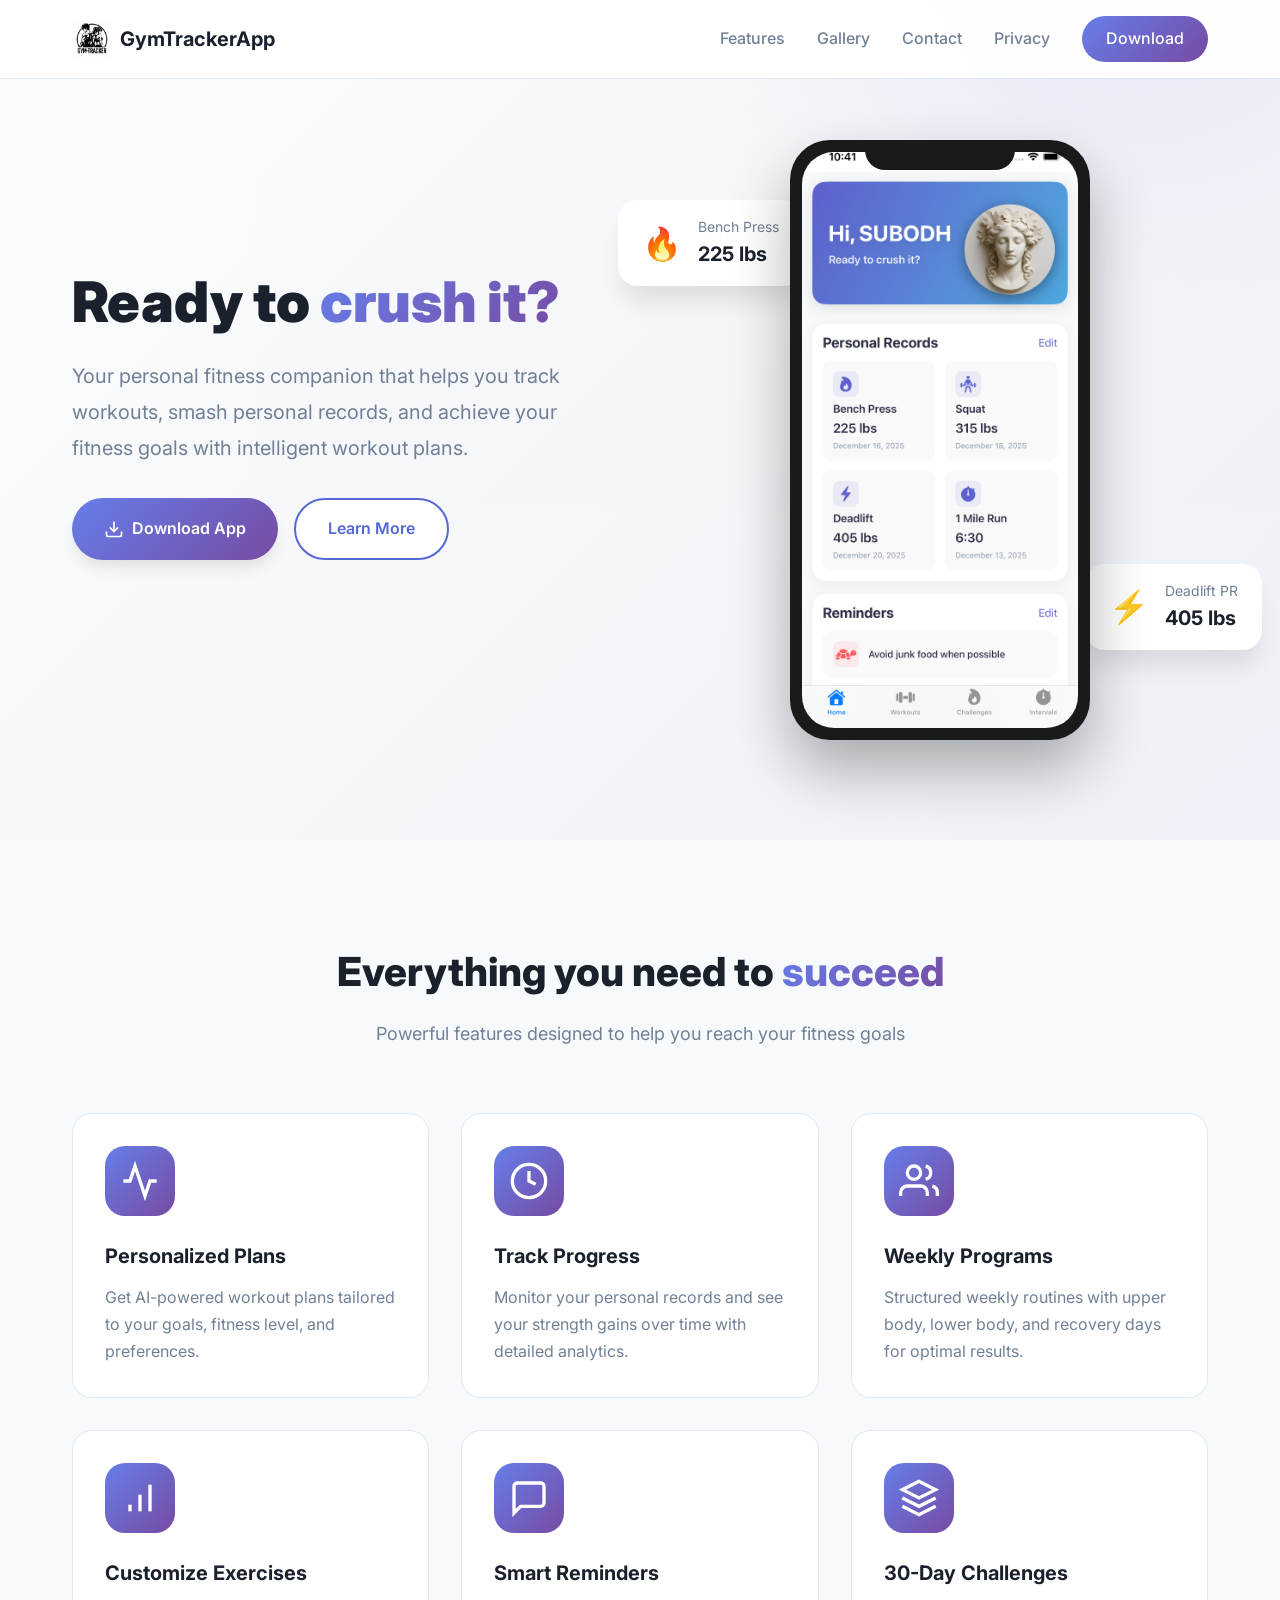
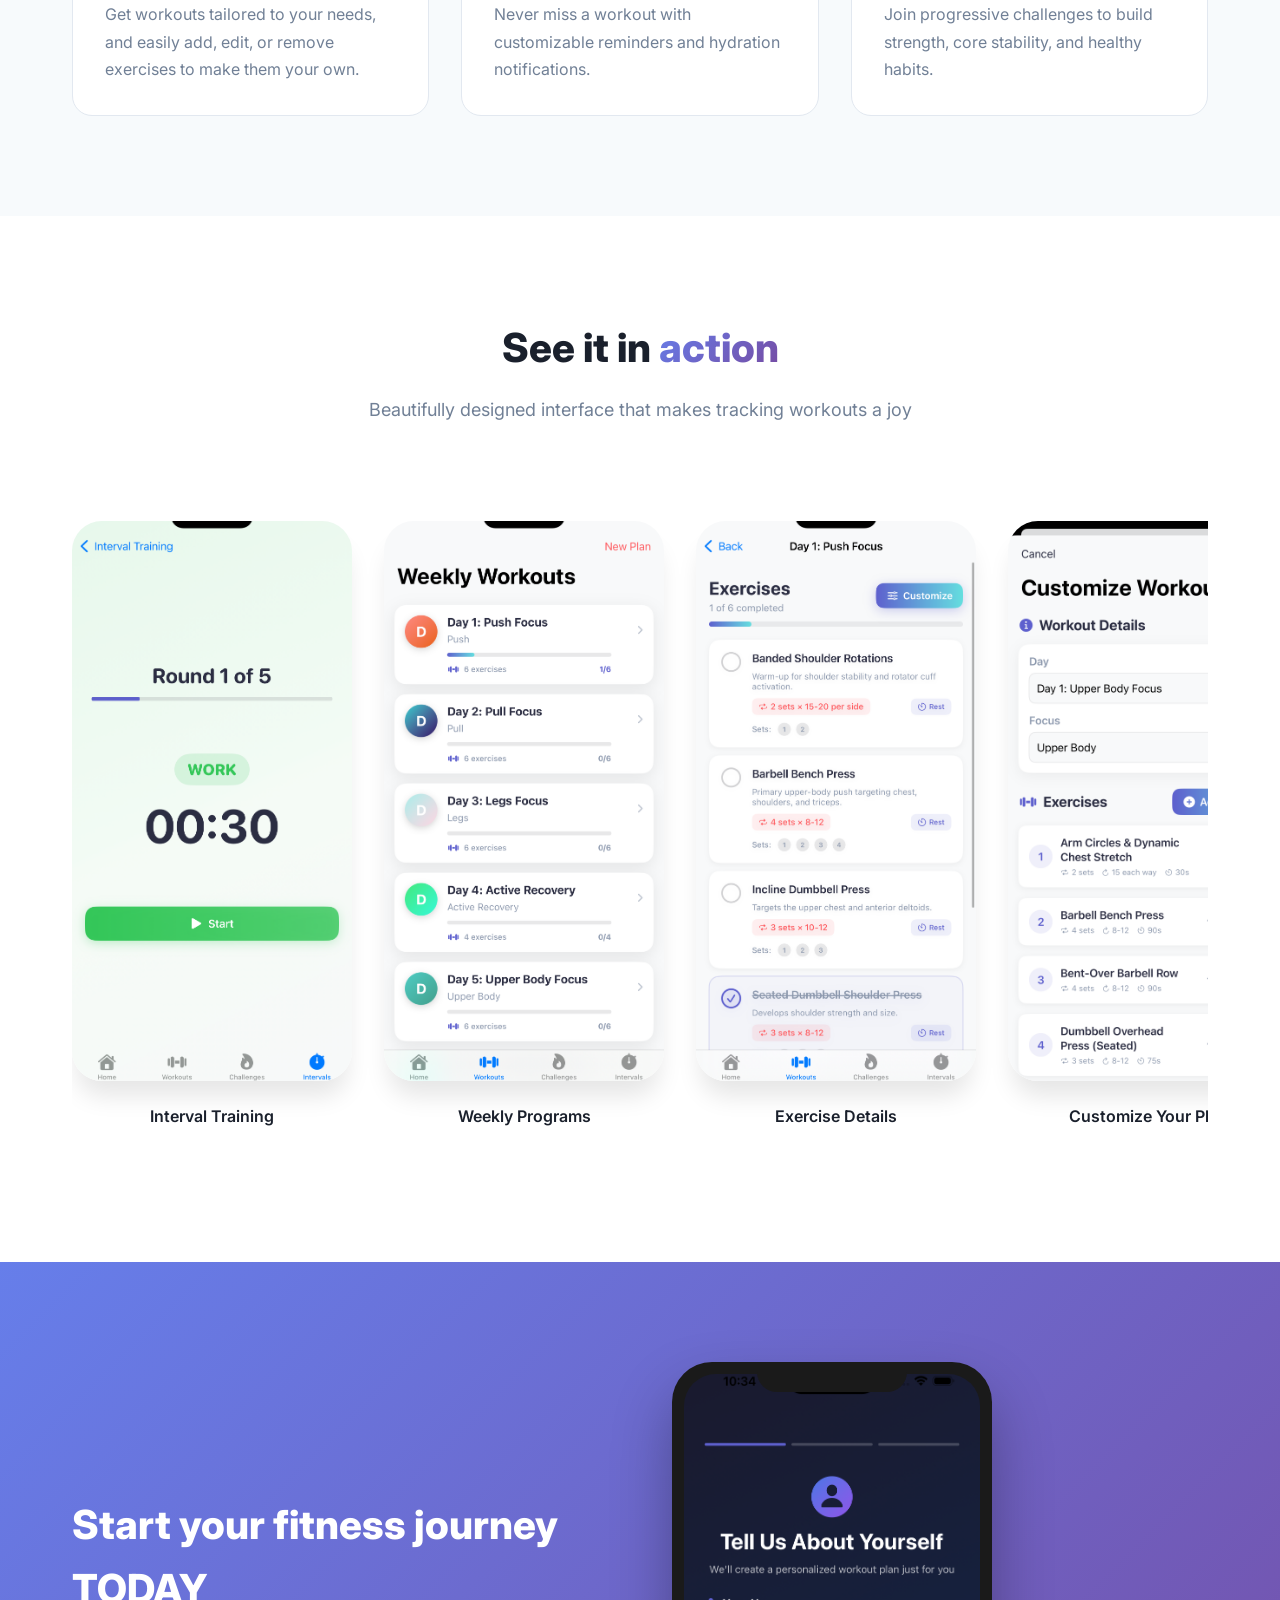
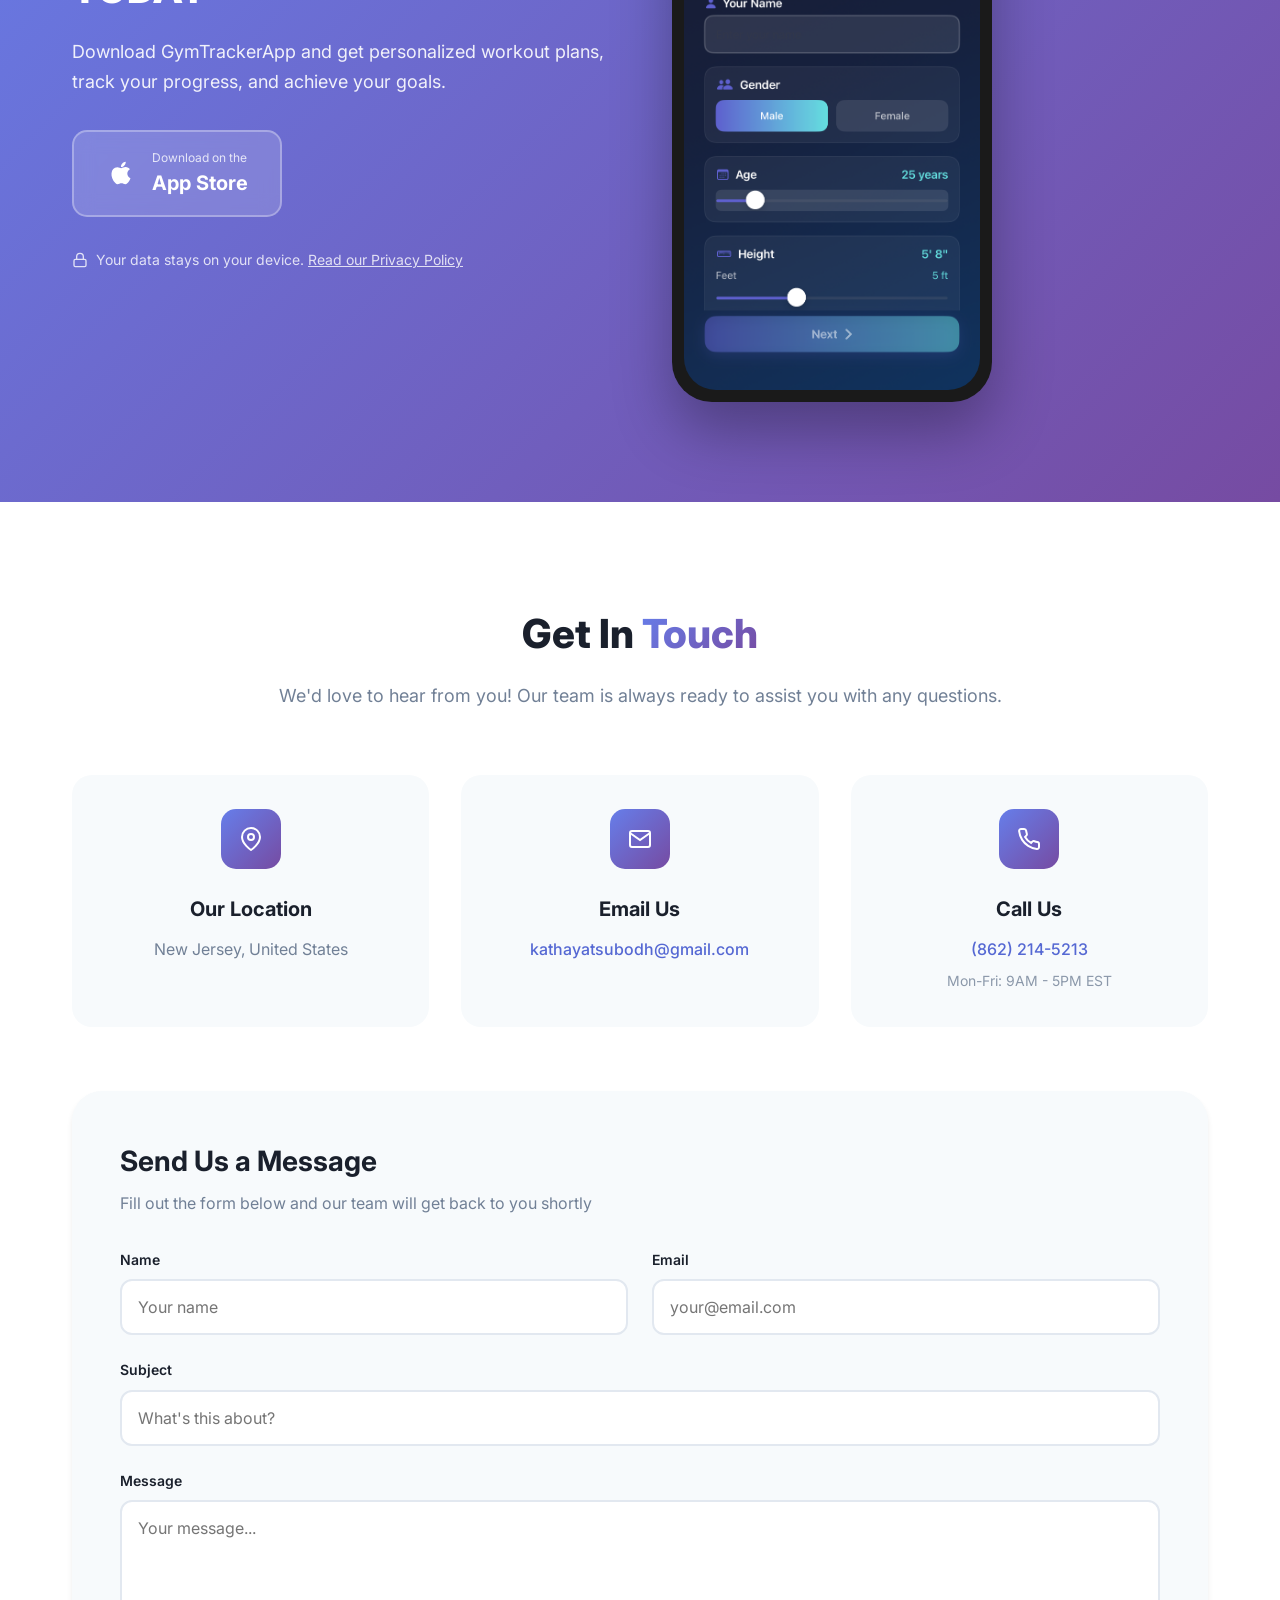
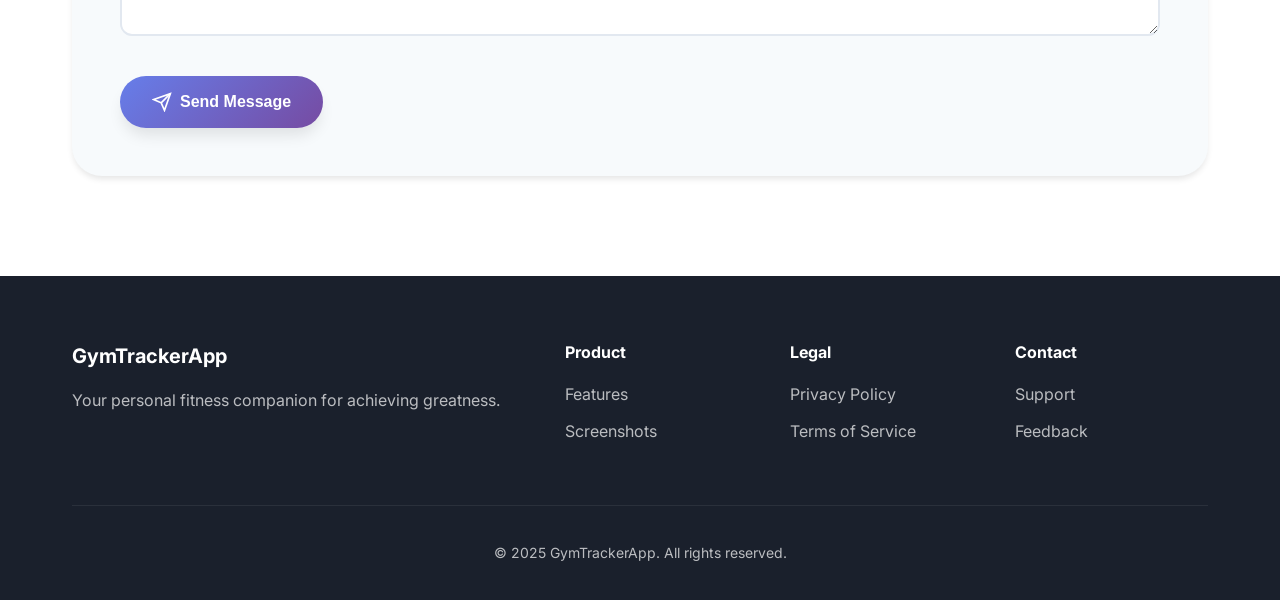
<file: index.html>
<!DOCTYPE html>
<html lang="en">
<head>
    <meta charset="UTF-8">
    <meta name="viewport" content="width=device-width, initial-scale=1.0">
    <meta name="description" content="GymTrackerApp - Your personal fitness companion for tracking workouts, setting goals, and crushing challenges">
    <title>GymTrackerApp - Track Your Fitness Journey</title>
    <link rel="stylesheet" href="css/style.css">
    <link rel="preconnect" href="https://fonts.googleapis.com">
    <link rel="preconnect" href="https://fonts.gstatic.com" crossorigin>
    <link href="https://fonts.googleapis.com/css2?family=Inter:wght@300;400;500;600;700;800;900&display=swap" rel="stylesheet">
</head>
<body>
    <!-- Navigation -->
    <nav class="navbar">
        <div class="container">
            <div class="nav-wrapper">
                <a href="#" class="logo">
                    <img src="images/logo.png" alt="GymTrackerApp Logo" class="logo-image">
                    <span class="logo-text">GymTrackerApp</span>
                </a>
                <div class="nav-links">
                    <a href="#features">Features</a>
                    <a href="#screenshots">Gallery</a>
                    <a href="#contact">Contact</a>
                    <a href="privacy.html">Privacy</a>
                    <a href="#download" class="btn-download">Download</a>
                </div>
                <button class="mobile-menu-btn" id="mobileMenuBtn">
                    <span></span>
                    <span></span>
                    <span></span>
                </button>
            </div>
        </div>
    </nav>

    <!-- Hero Section -->
    <section class="hero">
        <div class="hero-bg"></div>
        <div class="container">
            <div class="hero-content">
                <div class="hero-text">
                    <h1 class="hero-title">
                        Ready to <span class="gradient-text">crush it?</span>
                    </h1>
                    <p class="hero-subtitle">
                        Your personal fitness companion that helps you track workouts,
                        smash personal records, and achieve your fitness goals with
                        intelligent workout plans.
                    </p>
                    <div class="hero-buttons">
                        <a href="#download" class="btn btn-primary">
                            <svg width="20" height="20" viewBox="0 0 24 24" fill="none" stroke="currentColor" stroke-width="2">
                                <path d="M21 15v4a2 2 0 0 1-2 2H5a2 2 0 0 1-2-2v-4"></path>
                                <polyline points="7 10 12 15 17 10"></polyline>
                                <line x1="12" y1="15" x2="12" y2="3"></line>
                            </svg>
                            Download App
                        </a>
                        <a href="#features" class="btn btn-secondary">Learn More</a>
                    </div>
                </div>
                <div class="hero-image">
                    <div class="phone-mockup">
                        <div class="phone-frame">
                            <div class="phone-notch"></div>
                            <div class="phone-screen">
                                <img src="images/hero-screen.png" alt="GymTrackerApp Home Screen" class="screen-img">
                            </div>
                        </div>
                    </div>
                    <div class="floating-card card-1">
                        <div class="card-icon">🔥</div>
                        <div class="card-content">
                            <div class="card-title">Bench Press</div>
                            <div class="card-value">225 lbs</div>
                        </div>
                    </div>
                    <div class="floating-card card-2">
                        <div class="card-icon">⚡</div>
                        <div class="card-content">
                            <div class="card-title">Deadlift PR</div>
                            <div class="card-value">405 lbs</div>
                        </div>
                    </div>
                </div>
            </div>
        </div>
    </section>

    <!-- Features Section -->
    <section id="features" class="features">
        <div class="container">
            <div class="section-header">
                <h2 class="section-title">Everything you need to <span class="gradient-text">succeed</span></h2>
                <p class="section-subtitle">Powerful features designed to help you reach your fitness goals</p>
            </div>
            <div class="features-grid">
                <div class="feature-card">
                    <div class="feature-icon">
                        <svg width="40" height="40" viewBox="0 0 24 24" fill="none" stroke="currentColor" stroke-width="2">
                            <path d="M22 12h-4l-3 9L9 3l-3 9H2"></path>
                        </svg>
                    </div>
                    <h3 class="feature-title">Personalized Plans</h3>
                    <p class="feature-description">Get AI-powered workout plans tailored to your goals, fitness level, and preferences.</p>
                </div>
                <div class="feature-card">
                    <div class="feature-icon">
                        <svg width="40" height="40" viewBox="0 0 24 24" fill="none" stroke="currentColor" stroke-width="2">
                            <circle cx="12" cy="12" r="10"></circle>
                            <polyline points="12 6 12 12 16 14"></polyline>
                        </svg>
                    </div>
                    <h3 class="feature-title">Track Progress</h3>
                    <p class="feature-description">Monitor your personal records and see your strength gains over time with detailed analytics.</p>
                </div>
                <div class="feature-card">
                    <div class="feature-icon">
                        <svg width="40" height="40" viewBox="0 0 24 24" fill="none" stroke="currentColor" stroke-width="2">
                            <path d="M17 21v-2a4 4 0 0 0-4-4H5a4 4 0 0 0-4 4v2"></path>
                            <circle cx="9" cy="7" r="4"></circle>
                            <path d="M23 21v-2a4 4 0 0 0-3-3.87"></path>
                            <path d="M16 3.13a4 4 0 0 1 0 7.75"></path>
                        </svg>
                    </div>
                    <h3 class="feature-title">Weekly Programs</h3>
                    <p class="feature-description">Structured weekly routines with upper body, lower body, and recovery days for optimal results.</p>
                </div>
                <div class="feature-card">
                    <div class="feature-icon">
                        <svg width="40" height="40" viewBox="0 0 24 24" fill="none" stroke="currentColor" stroke-width="2">
                            <path d="M12 20V10"></path>
                            <path d="M18 20V4"></path>
                            <path d="M6 20v-4"></path>
                        </svg>
                    </div>
                    <h3 class="feature-title">Customize Exercises</h3>
                    <p class="feature-description">Get workouts tailored to your needs, and easily add, edit, or remove exercises to make them your own.</p>
                </div>
                <div class="feature-card">
                    <div class="feature-icon">
                        <svg width="40" height="40" viewBox="0 0 24 24" fill="none" stroke="currentColor" stroke-width="2">
                            <path d="M21 15a2 2 0 0 1-2 2H7l-4 4V5a2 2 0 0 1 2-2h14a2 2 0 0 1 2 2z"></path>
                        </svg>
                    </div>
                    <h3 class="feature-title">Smart Reminders</h3>
                    <p class="feature-description">Never miss a workout with customizable reminders and hydration notifications.</p>
                </div>
                <div class="feature-card">
                    <div class="feature-icon">
                        <svg width="40" height="40" viewBox="0 0 24 24" fill="none" stroke="currentColor" stroke-width="2">
                            <path d="M12 2L2 7l10 5 10-5-10-5z"></path>
                            <path d="M2 17l10 5 10-5"></path>
                            <path d="M2 12l10 5 10-5"></path>
                        </svg>
                    </div>
                    <h3 class="feature-title">30-Day Challenges</h3>
                    <p class="feature-description">Join progressive challenges to build strength, core stability, and healthy habits.</p>
                </div>
            </div>
        </div>
    </section>

    <!-- Screenshots Section -->
    <section id="screenshots" class="screenshots">
        <div class="container">
            <div class="section-header">
                <h2 class="section-title">See it in <span class="gradient-text">action</span></h2>
                <p class="section-subtitle">Beautifully designed interface that makes tracking workouts a joy</p>
            </div>
            <div class="screenshots-carousel">
                <div class="carousel-track">
                    <div class="screenshot-item">
                        <img src="images/screenshot-1.png" alt="Home Screen" class="screenshot-img">
                        <p class="screenshot-caption">Interval Training</p>
                    </div>
                    <div class="screenshot-item">
                        <img src="images/screenshot-2.png" alt="Weekly Workouts" class="screenshot-img">
                        <p class="screenshot-caption">Weekly Programs</p>
                    </div>
                    <div class="screenshot-item">
                        <img src="images/screenshot-3.png" alt="Exercise Details" class="screenshot-img">
                        <p class="screenshot-caption">Exercise Details</p>
                    </div>
                    <div class="screenshot-item">
                        <img src="images/screenshot-4.png" alt="Customize Workout" class="screenshot-img">
                        <p class="screenshot-caption">Customize Your Plan</p>
                    </div>
                    <div class="screenshot-item">
                        <img src="images/screenshot-5.png" alt="Challenges" class="screenshot-img">
                        <p class="screenshot-caption">30-Day Challenges</p>
                    </div>
                </div>
            </div>
        </div>
    </section>

    <!-- Download Section -->
    <section id="download" class="download-section">
        <div class="container">
            <div class="download-content">
                <div class="download-text">
                    <h2 class="download-title">Start your fitness journey TODAY</h2>
                    <p class="download-subtitle">Download GymTrackerApp and get personalized workout plans, track your progress, and achieve your goals.</p>
                    <div class="download-buttons">
                        <a href="#" class="store-button apple">
                            <svg width="30" height="30" viewBox="0 0 24 24" fill="currentColor">
                                <path d="M17.05 20.28c-.98.95-2.05.8-3.08.35-1.09-.46-2.09-.48-3.24 0-1.44.62-2.2.44-3.06-.35C2.79 15.25 3.51 7.59 9.05 7.31c1.35.07 2.29.74 3.08.8 1.18-.24 2.31-.93 3.57-.84 1.51.12 2.65.72 3.4 1.8-3.12 1.87-2.38 5.98.48 7.13-.57 1.5-1.31 2.99-2.54 4.09l.01-.01zM12.03 7.25c-.15-2.23 1.66-4.07 3.74-4.25.29 2.58-2.34 4.5-3.74 4.25z"/>
                            </svg>
                            <div>
                                <div class="store-label">Download on the</div>
                                <div class="store-name">App Store</div>
                            </div>
                        </a>
                    </div>
                    <div class="privacy-notice">
                        <svg width="16" height="16" viewBox="0 0 24 24" fill="none" stroke="currentColor" stroke-width="2">
                            <rect x="3" y="11" width="18" height="11" rx="2" ry="2"></rect>
                            <path d="M7 11V7a5 5 0 0 1 10 0v4"></path>
                        </svg>
                        <span>Your data stays on your device. <a href="privacy.html">Read our Privacy Policy</a></span>
                    </div>
                </div>
                <div class="download-image">
                    <div class="phone-mockup-large">
                        <div class="phone-frame">
                            <div class="phone-notch"></div>
                            <div class="phone-screen">
                                <img src="images/download-screen.png" alt="GymTrackerApp" class="screen-img">
                            </div>
                        </div>
                    </div>
                </div>
            </div>
        </div>
    </section>

    <!-- Contact Section -->
    <section id="contact" class="contact-section">
        <div class="container">
            <div class="section-header">
                <h2 class="section-title">Get In <span class="gradient-text">Touch</span></h2>
                <p class="section-subtitle">We'd love to hear from you! Our team is always ready to assist you with any questions.</p>
            </div>
            <div class="contact-content">
                <div class="contact-info-grid">
                    <div class="contact-info-card">
                        <div class="contact-icon">
                            <svg width="24" height="24" viewBox="0 0 24 24" fill="none" stroke="currentColor" stroke-width="2">
                                <path d="M21 10c0 7-9 13-9 13s-9-6-9-13a9 9 0 0 1 18 0z"></path>
                                <circle cx="12" cy="10" r="3"></circle>
                            </svg>
                        </div>
                        <h3>Our Location</h3>
                        <p>New Jersey, United States</p>
                    </div>
                    <div class="contact-info-card">
                        <div class="contact-icon">
                            <svg width="24" height="24" viewBox="0 0 24 24" fill="none" stroke="currentColor" stroke-width="2">
                                <path d="M4 4h16c1.1 0 2 .9 2 2v12c0 1.1-.9 2-2 2H4c-1.1 0-2-.9-2-2V6c0-1.1.9-2 2-2z"></path>
                                <polyline points="22,6 12,13 2,6"></polyline>
                            </svg>
                        </div>
                        <h3>Email Us</h3>
                        <p><a href="mailto:kathayatsubodh@gmail.com">kathayatsubodh@gmail.com</a></p>
                    </div>
                    <div class="contact-info-card">
                        <div class="contact-icon">
                            <svg width="24" height="24" viewBox="0 0 24 24" fill="none" stroke="currentColor" stroke-width="2">
                                <path d="M22 16.92v3a2 2 0 0 1-2.18 2 19.79 19.79 0 0 1-8.63-3.07 19.5 19.5 0 0 1-6-6 19.79 19.79 0 0 1-3.07-8.67A2 2 0 0 1 4.11 2h3a2 2 0 0 1 2 1.72 12.84 12.84 0 0 0 .7 2.81 2 2 0 0 1-.45 2.11L8.09 9.91a16 16 0 0 0 6 6l1.27-1.27a2 2 0 0 1 2.11-.45 12.84 12.84 0 0 0 2.81.7A2 2 0 0 1 22 16.92z"></path>
                            </svg>
                        </div>
                        <h3>Call Us</h3>
                        <p><a href="tel:+18622145213">(862) 214-5213</a></p>
                        <p class="contact-hours">Mon-Fri: 9AM - 5PM EST</p>
                    </div>
                </div>
                <div class="contact-form-wrapper">
                    <h3 class="form-title">Send Us a Message</h3>
                    <p class="form-subtitle">Fill out the form below and our team will get back to you shortly</p>
                    <form class="contact-form" id="contactForm">
                        <div class="form-row">
                            <div class="form-group">
                                <label for="name">Name</label>
                                <input type="text" id="name" name="name" placeholder="Your name" required>
                            </div>
                            <div class="form-group">
                                <label for="email">Email</label>
                                <input type="email" id="email" name="email" placeholder="your@email.com" required>
                            </div>
                        </div>
                        <div class="form-group">
                            <label for="subject">Subject</label>
                            <input type="text" id="subject" name="subject" placeholder="What's this about?" required>
                        </div>
                        <div class="form-group">
                            <label for="message">Message</label>
                            <textarea id="message" name="message" rows="5" placeholder="Your message..." required></textarea>
                        </div>
                        <button type="submit" class="btn btn-primary btn-submit">
                            <svg width="20" height="20" viewBox="0 0 24 24" fill="none" stroke="currentColor" stroke-width="2">
                                <line x1="22" y1="2" x2="11" y2="13"></line>
                                <polygon points="22 2 15 22 11 13 2 9 22 2"></polygon>
                            </svg>
                            Send Message
                        </button>
                    </form>
                </div>
            </div>
        </div>
    </section>

    <!-- Footer -->
    <footer class="footer">
        <div class="container">
            <div class="footer-content">
                <div class="footer-brand">
                    <div class="logo">
                        <span class="logo-text">GymTrackerApp</span>
                    </div>
                    <p class="footer-description">Your personal fitness companion for achieving greatness.</p>
                </div>
                <div class="footer-links">
                    <div class="footer-column">
                        <h4>Product</h4>
                        <a href="#features">Features</a>
                        <a href="#screenshots">Screenshots</a>
                    </div>
                    <div class="footer-column">
                        <h4>Legal</h4>
                        <a href="privacy.html">Privacy Policy</a>
                        <a href="privacy.html">Terms of Service</a>
                    </div>
                    <div class="footer-column">
                        <h4>Contact</h4>
                        <a href="mailto:kathayatsubodh@gmail.com">Support</a>
                        <a href="mailto:kathayatsubodh@gmail.com">Feedback</a>
                    </div>
                </div>
            </div>
            <div class="footer-bottom">
                <p>&copy; 2025 GymTrackerApp. All rights reserved.</p>
            </div>
        </div>
    </footer>

    <script src="js/script.js"></script>
</body>
</html>
</file>
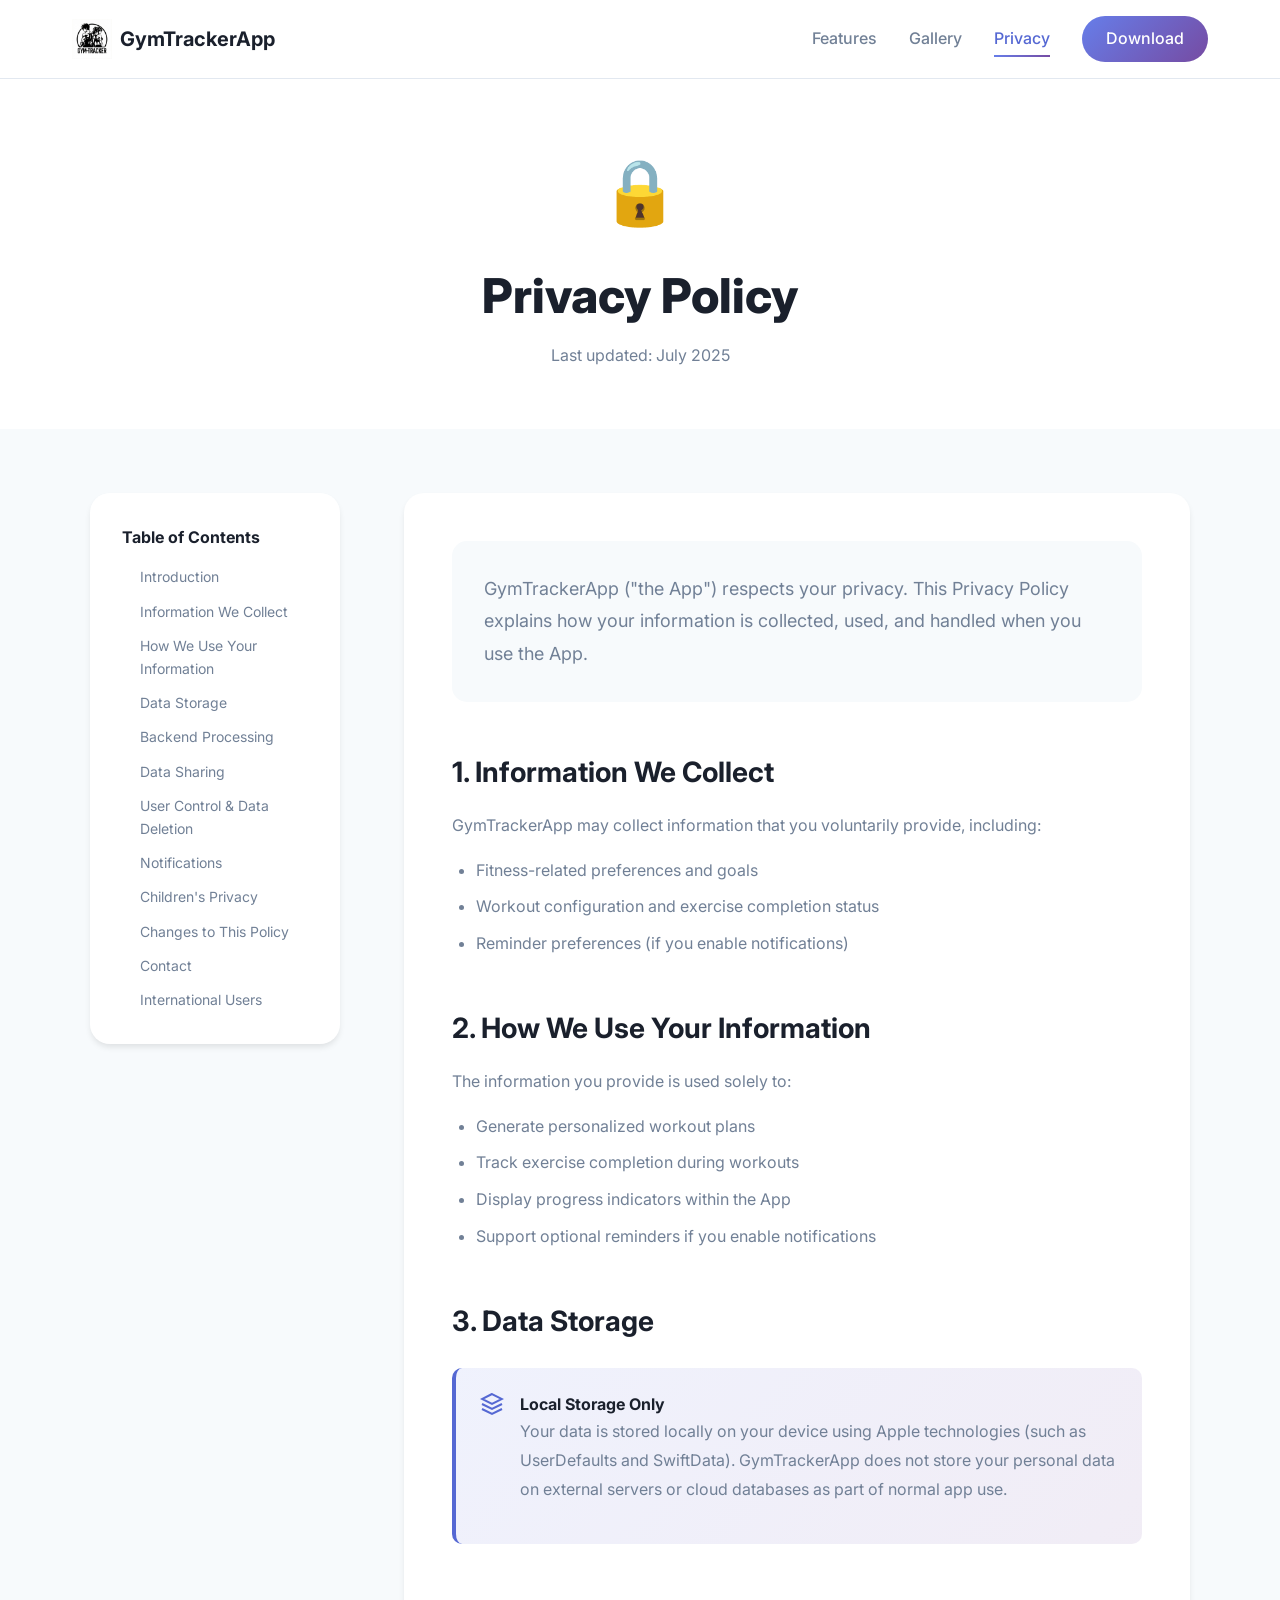
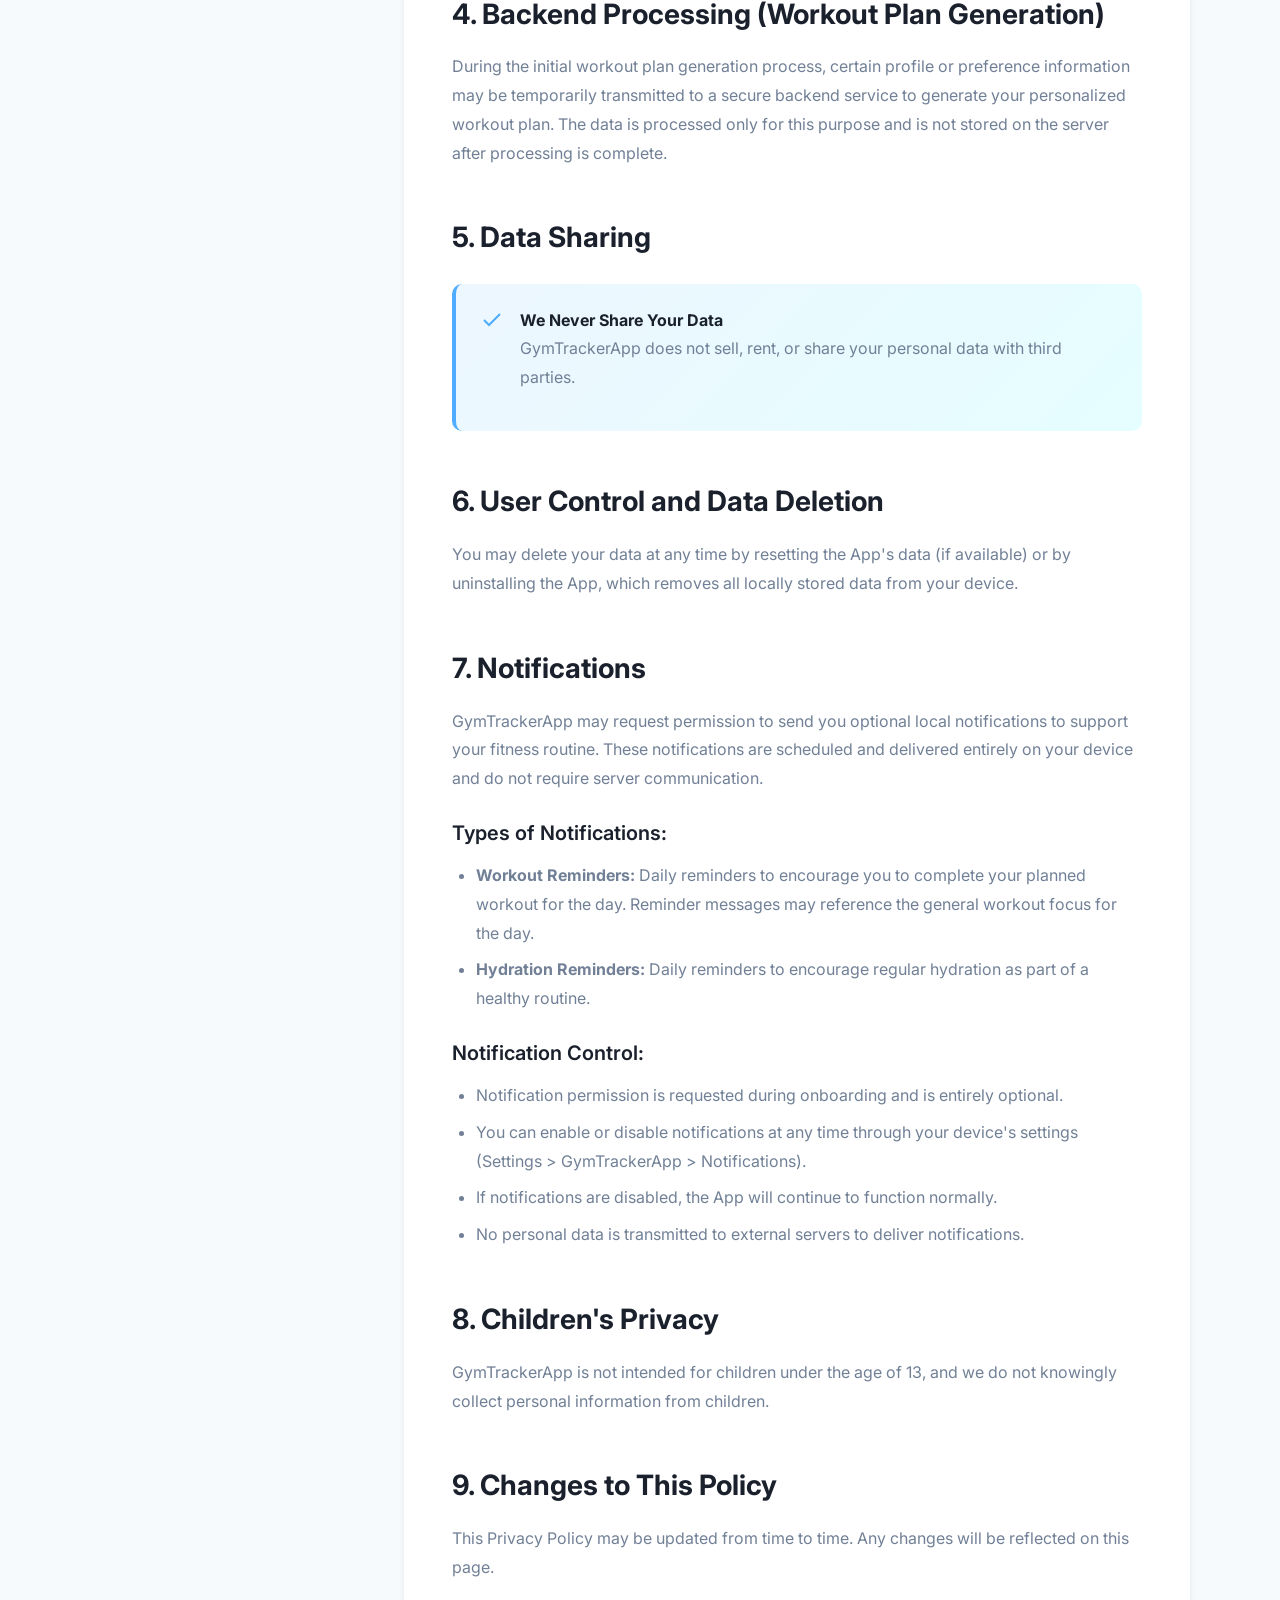
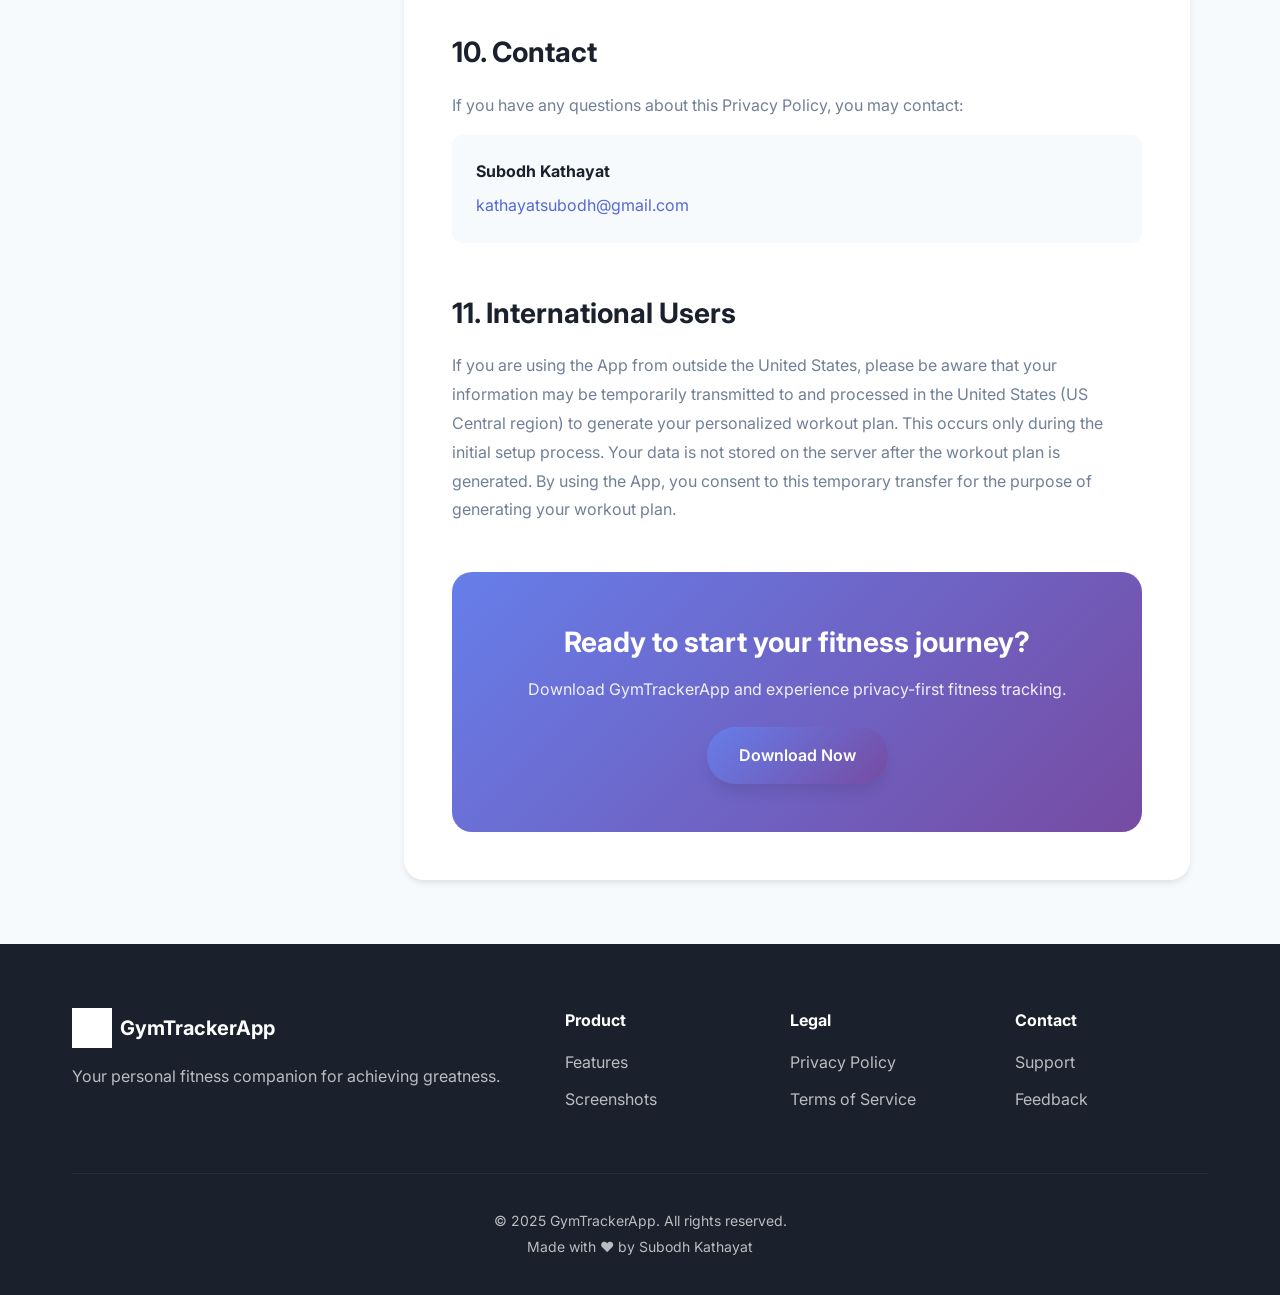
<file: privacy.html>
<!DOCTYPE html>
<html lang="en">
<head>
    <meta charset="UTF-8">
    <meta name="viewport" content="width=device-width, initial-scale=1.0">
    <meta name="description" content="Privacy Policy for GymTrackerApp - Learn how we protect your data">
    <title>Privacy Policy - GymTrackerApp</title>
    <link rel="stylesheet" href="css/style.css">
    <link rel="preconnect" href="https://fonts.googleapis.com">
    <link rel="preconnect" href="https://fonts.gstatic.com" crossorigin>
    <link href="https://fonts.googleapis.com/css2?family=Inter:wght@300;400;500;600;700;800;900&display=swap" rel="stylesheet">
</head>
<body class="privacy-page">
    <!-- Navigation -->
    <nav class="navbar">
        <div class="container">
            <div class="nav-wrapper">
                <a href="index.html" class="logo">
                    <img src="images/logo.png" alt="GymTrackerApp Logo" class="logo-image">
                    <span class="logo-text">GymTrackerApp</span>
                </a>
                <div class="nav-links">
                    <a href="index.html#features">Features</a>
                    <a href="index.html#screenshots">Gallery</a>
                    <a href="privacy.html" class="active">Privacy</a>
                    <a href="index.html#download" class="btn-download">Download</a>
                </div>
                <button class="mobile-menu-btn" id="mobileMenuBtn">
                    <span></span>
                    <span></span>
                    <span></span>
                </button>
            </div>
        </div>
    </nav>

    <!-- Privacy Hero -->
    <section class="privacy-hero">
        <div class="container">
            <div class="privacy-hero-content">
                <div class="privacy-icon">🔒</div>
                <h1 class="privacy-title">Privacy Policy</h1>
                <p class="privacy-date">Last updated: July 2025</p>
            </div>
        </div>
    </section>

    <!-- Privacy Content -->
    <section class="privacy-content">
        <div class="container">
            <div class="privacy-container">
                <div class="privacy-sidebar">
                    <div class="sidebar-sticky">
                        <h3>Table of Contents</h3>
                        <nav class="privacy-nav">
                            <a href="#intro">Introduction</a>
                            <a href="#information-collection">Information We Collect</a>
                            <a href="#information-use">How We Use Your Information</a>
                            <a href="#data-storage">Data Storage</a>
                            <a href="#backend-processing">Backend Processing</a>
                            <a href="#data-sharing">Data Sharing</a>
                            <a href="#user-control">User Control & Data Deletion</a>
                            <a href="#notifications">Notifications</a>
                            <a href="#children-privacy">Children's Privacy</a>
                            <a href="#policy-changes">Changes to This Policy</a>
                            <a href="#contact">Contact</a>
                            <a href="#international">International Users</a>
                        </nav>
                    </div>
                </div>

                <div class="privacy-main">
                    <div class="privacy-intro" id="intro">
                        <p class="intro-text">
                            GymTrackerApp ("the App") respects your privacy. This Privacy Policy explains how your information is collected, used, and handled when you use the App.
                        </p>
                    </div>

                    <div class="privacy-section" id="information-collection">
                        <h2>1. Information We Collect</h2>
                        <p>GymTrackerApp may collect information that you voluntarily provide, including:</p>
                        <ul>
                            <li>Fitness-related preferences and goals</li>
                            <li>Workout configuration and exercise completion status</li>
                            <li>Reminder preferences (if you enable notifications)</li>
                        </ul>
                    </div>

                    <div class="privacy-section" id="information-use">
                        <h2>2. How We Use Your Information</h2>
                        <p>The information you provide is used solely to:</p>
                        <ul>
                            <li>Generate personalized workout plans</li>
                            <li>Track exercise completion during workouts</li>
                            <li>Display progress indicators within the App</li>
                            <li>Support optional reminders if you enable notifications</li>
                        </ul>
                    </div>

                    <div class="privacy-section" id="data-storage">
                        <h2>3. Data Storage</h2>
                        <div class="highlight-box">
                            <svg width="24" height="24" viewBox="0 0 24 24" fill="none" stroke="currentColor" stroke-width="2">
                                <path d="M12 2L2 7l10 5 10-5-10-5z"></path>
                                <path d="M2 17l10 5 10-5"></path>
                                <path d="M2 12l10 5 10-5"></path>
                            </svg>
                            <div>
                                <strong>Local Storage Only</strong>
                                <p>Your data is stored locally on your device using Apple technologies (such as UserDefaults and SwiftData). GymTrackerApp does not store your personal data on external servers or cloud databases as part of normal app use.</p>
                            </div>
                        </div>
                    </div>

                    <div class="privacy-section" id="backend-processing">
                        <h2>4. Backend Processing (Workout Plan Generation)</h2>
                        <p>During the initial workout plan generation process, certain profile or preference information may be temporarily transmitted to a secure backend service to generate your personalized workout plan. The data is processed only for this purpose and is not stored on the server after processing is complete.</p>
                    </div>

                    <div class="privacy-section" id="data-sharing">
                        <h2>5. Data Sharing</h2>
                        <div class="highlight-box highlight-success">
                            <svg width="24" height="24" viewBox="0 0 24 24" fill="none" stroke="currentColor" stroke-width="2">
                                <polyline points="20 6 9 17 4 12"></polyline>
                            </svg>
                            <div>
                                <strong>We Never Share Your Data</strong>
                                <p>GymTrackerApp does not sell, rent, or share your personal data with third parties.</p>
                            </div>
                        </div>
                    </div>

                    <div class="privacy-section" id="user-control">
                        <h2>6. User Control and Data Deletion</h2>
                        <p>You may delete your data at any time by resetting the App's data (if available) or by uninstalling the App, which removes all locally stored data from your device.</p>
                    </div>

                    <div class="privacy-section" id="notifications">
                        <h2>7. Notifications</h2>
                        <p>GymTrackerApp may request permission to send you optional local notifications to support your fitness routine. These notifications are scheduled and delivered entirely on your device and do not require server communication.</p>

                        <h3>Types of Notifications:</h3>
                        <ul>
                            <li><strong>Workout Reminders:</strong> Daily reminders to encourage you to complete your planned workout for the day. Reminder messages may reference the general workout focus for the day.</li>
                            <li><strong>Hydration Reminders:</strong> Daily reminders to encourage regular hydration as part of a healthy routine.</li>
                        </ul>

                        <h3>Notification Control:</h3>
                        <ul>
                            <li>Notification permission is requested during onboarding and is entirely optional.</li>
                            <li>You can enable or disable notifications at any time through your device's settings (Settings > GymTrackerApp > Notifications).</li>
                            <li>If notifications are disabled, the App will continue to function normally.</li>
                            <li>No personal data is transmitted to external servers to deliver notifications.</li>
                        </ul>
                    </div>

                    <div class="privacy-section" id="children-privacy">
                        <h2>8. Children's Privacy</h2>
                        <p>GymTrackerApp is not intended for children under the age of 13, and we do not knowingly collect personal information from children.</p>
                    </div>

                    <div class="privacy-section" id="policy-changes">
                        <h2>9. Changes to This Policy</h2>
                        <p>This Privacy Policy may be updated from time to time. Any changes will be reflected on this page.</p>
                    </div>

                    <div class="privacy-section" id="contact">
                        <h2>10. Contact</h2>
                        <p>If you have any questions about this Privacy Policy, you may contact:</p>
                        <div class="contact-box">
                            <div class="contact-info">
                                <strong>Subodh Kathayat</strong>
                                <a href="mailto:kathayatsubodh@gmail.com">kathayatsubodh@gmail.com</a>
                            </div>
                        </div>
                    </div>

                    <div class="privacy-section" id="international">
                        <h2>11. International Users</h2>
                        <p>If you are using the App from outside the United States, please be aware that your information may be temporarily transmitted to and processed in the United States (US Central region) to generate your personalized workout plan. This occurs only during the initial setup process. Your data is not stored on the server after the workout plan is generated. By using the App, you consent to this temporary transfer for the purpose of generating your workout plan.</p>
                    </div>

                    <div class="privacy-footer-cta">
                        <h3>Ready to start your fitness journey?</h3>
                        <p>Download GymTrackerApp and experience privacy-first fitness tracking.</p>
                        <a href="index.html#download" class="btn btn-primary">Download Now</a>
                    </div>
                </div>
            </div>
        </div>
    </section>

    <!-- Footer -->
    <footer class="footer">
        <div class="container">
            <div class="footer-content">
                <div class="footer-brand">
                    <div class="logo">
                        <img src="images/logo.png" alt="GymTrackerApp Logo" class="logo-image">
                        <span class="logo-text">GymTrackerApp</span>
                    </div>
                    <p class="footer-description">Your personal fitness companion for achieving greatness.</p>
                </div>
                <div class="footer-links">
                    <div class="footer-column">
                        <h4>Product</h4>
                        <a href="index.html#features">Features</a>
                        <a href="index.html#screenshots">Screenshots</a>
                    </div>
                    <div class="footer-column">
                        <h4>Legal</h4>
                        <a href="privacy.html">Privacy Policy</a>
                        <a href="privacy.html">Terms of Service</a>
                    </div>
                    <div class="footer-column">
                        <h4>Contact</h4>
                        <a href="mailto:kathayatsubodh@gmail.com">Support</a>
                        <a href="mailto:kathayatsubodh@gmail.com">Feedback</a>
                    </div>
                </div>
            </div>
            <div class="footer-bottom">
                <p>&copy; 2025 GymTrackerApp. All rights reserved.</p>
                <p>Made with ❤️ by Subodh Kathayat</p>
            </div>
        </div>
    </footer>

    <script src="js/script.js"></script>
</body>
</html>
</file>
<file: css/style.css>
/* ===================================
   CSS Variables & Reset
   =================================== */
:root {
    --primary-gradient: linear-gradient(135deg, #667eea 0%, #764ba2 100%);
    --secondary-gradient: linear-gradient(135deg, #f093fb 0%, #f5576c 100%);
    --success-gradient: linear-gradient(135deg, #4facfe 0%, #00f2fe 100%);
    --warning-gradient: linear-gradient(135deg, #fa709a 0%, #fee140 100%);

    --purple-500: #667eea;
    --purple-600: #5568d3;
    --purple-700: #4c51bf;
    --pink-500: #f093fb;
    --blue-500: #4facfe;

    --text-primary: #1a202c;
    --text-secondary: #718096;
    --text-light: #a0aec0;

    --bg-primary: #ffffff;
    --bg-secondary: #f7fafc;
    --bg-dark: #1a202c;

    --border-color: #e2e8f0;
    --shadow-sm: 0 1px 3px 0 rgba(0, 0, 0, 0.1);
    --shadow-md: 0 4px 6px -1px rgba(0, 0, 0, 0.1);
    --shadow-lg: 0 10px 15px -3px rgba(0, 0, 0, 0.1);
    --shadow-xl: 0 20px 25px -5px rgba(0, 0, 0, 0.1);

    --transition: all 0.3s cubic-bezier(0.4, 0, 0.2, 1);
    --transition-slow: all 0.6s cubic-bezier(0.4, 0, 0.2, 1);
}

* {
    margin: 0;
    padding: 0;
    box-sizing: border-box;
}

html {
    scroll-behavior: smooth;
}

body {
    font-family: 'Inter', -apple-system, BlinkMacSystemFont, 'Segoe UI', Roboto, sans-serif;
    color: var(--text-primary);
    background: var(--bg-primary);
    line-height: 1.6;
    overflow-x: hidden;
}

.container {
    max-width: 1200px;
    margin: 0 auto;
    padding: 0 2rem;
}

/* ===================================
   Navigation
   =================================== */
.navbar {
    position: fixed;
    top: 0;
    left: 0;
    right: 0;
    background: rgba(255, 255, 255, 0.95);
    backdrop-filter: blur(10px);
    border-bottom: 1px solid var(--border-color);
    z-index: 1000;
    transition: var(--transition);
}

.navbar.scrolled {
    box-shadow: var(--shadow-md);
}

.nav-wrapper {
    display: flex;
    justify-content: space-between;
    align-items: center;
    padding: 1rem 0;
}

.logo {
    display: flex;
    align-items: center;
    gap: 0.5rem;
    text-decoration: none;
    font-weight: 700;
    font-size: 1.25rem;
    color: var(--text-primary);
    transition: var(--transition);
}

.logo:hover {
    transform: scale(1.05);
}

.logo-image {
    height: 40px;
    width: auto;
    object-fit: contain;
}

.logo-icon {
    font-size: 1.5rem;
}

.nav-links {
    display: flex;
    gap: 2rem;
    align-items: center;
}

.nav-links a {
    text-decoration: none;
    color: var(--text-secondary);
    font-weight: 500;
    transition: var(--transition);
    position: relative;
}

.nav-links a:hover,
.nav-links a.active {
    color: var(--purple-600);
}

.nav-links a::after {
    content: '';
    position: absolute;
    bottom: -5px;
    left: 0;
    width: 0;
    height: 2px;
    background: var(--primary-gradient);
    transition: var(--transition);
}

.nav-links a:hover::after,
.nav-links a.active::after {
    width: 100%;
}

.btn-download {
    padding: 0.625rem 1.5rem;
    background: var(--primary-gradient);
    color: white !important;
    border-radius: 50px;
    font-weight: 600;
}

.btn-download::after {
    display: none;
}

.btn-download:hover {
    transform: translateY(-2px);
    box-shadow: var(--shadow-lg);
}

.mobile-menu-btn {
    display: none;
    flex-direction: column;
    gap: 5px;
    background: none;
    border: none;
    cursor: pointer;
}

.mobile-menu-btn span {
    width: 25px;
    height: 3px;
    background: var(--text-primary);
    border-radius: 3px;
    transition: var(--transition);
}

/* ===================================
   Hero Section
   =================================== */
.hero {
    position: relative;
    padding: 140px 0 100px;
    overflow: hidden;
}

.hero-bg {
    position: absolute;
    top: 0;
    left: 0;
    right: 0;
    bottom: 0;
    background: linear-gradient(135deg, #f5f7fa 0%, #c3cfe2 100%);
    opacity: 0.3;
    z-index: -1;
}

.hero-bg::before {
    content: '';
    position: absolute;
    top: -50%;
    right: -10%;
    width: 600px;
    height: 600px;
    background: var(--primary-gradient);
    border-radius: 50%;
    filter: blur(100px);
    opacity: 0.3;
}

.hero-content {
    display: grid;
    grid-template-columns: 1fr 1fr;
    gap: 4rem;
    align-items: center;
}

.hero-title {
    font-size: 3.5rem;
    font-weight: 900;
    line-height: 1.1;
    margin-bottom: 1.5rem;
    color: var(--text-primary);
}

.gradient-text {
    background: var(--primary-gradient);
    -webkit-background-clip: text;
    -webkit-text-fill-color: transparent;
    background-clip: text;
}

.hero-subtitle {
    font-size: 1.25rem;
    color: var(--text-secondary);
    margin-bottom: 2rem;
    line-height: 1.8;
}

.hero-buttons {
    display: flex;
    gap: 1rem;
    margin-bottom: 3rem;
}

.btn {
    display: inline-flex;
    align-items: center;
    gap: 0.5rem;
    padding: 1rem 2rem;
    border-radius: 50px;
    font-weight: 600;
    text-decoration: none;
    transition: var(--transition);
    border: none;
    cursor: pointer;
    font-size: 1rem;
}

.btn-primary {
    background: var(--primary-gradient);
    color: white;
    box-shadow: var(--shadow-lg);
}

.btn-primary:hover {
    transform: translateY(-3px);
    box-shadow: var(--shadow-xl);
}

.btn-secondary {
    background: white;
    color: var(--purple-600);
    border: 2px solid var(--purple-600);
}

.btn-secondary:hover {
    background: var(--purple-600);
    color: white;
}

.hero-image {
    position: relative;
    display: flex;
    justify-content: center;
    align-items: center;
}

.phone-mockup {
    position: relative;
    z-index: 2;
    animation: float 6s ease-in-out infinite;
}

@keyframes float {
    0%, 100% {
        transform: translateY(0px);
    }
    50% {
        transform: translateY(-20px);
    }
}

.phone-frame {
    width: 300px;
    height: 600px;
    background: #1a1a1a;
    border-radius: 40px;
    padding: 12px;
    box-shadow: 0 30px 60px rgba(0, 0, 0, 0.3);
    position: relative;
}

.phone-notch {
    position: absolute;
    top: 0;
    left: 50%;
    transform: translateX(-50%);
    width: 150px;
    height: 30px;
    background: #1a1a1a;
    border-radius: 0 0 20px 20px;
    z-index: 3;
}

.phone-screen {
    width: 100%;
    height: 100%;
    background: white;
    border-radius: 32px;
    overflow: hidden;
    position: relative;
}

.screen-img {
    width: 100%;
    height: 100%;
    object-fit: cover;
}

.floating-card {
    position: absolute;
    background: white;
    padding: 1rem 1.5rem;
    border-radius: 20px;
    box-shadow: var(--shadow-xl);
    display: flex;
    align-items: center;
    gap: 1rem;
    animation: float-card 4s ease-in-out infinite;
}

@keyframes float-card {
    0%, 100% {
        transform: translateY(0px);
    }
    50% {
        transform: translateY(-15px);
    }
}

.card-1 {
    top: 10%;
    left: -10%;
    animation-delay: 0s;
}

.card-2 {
    bottom: 15%;
    right: -10%;
    animation-delay: 2s;
}

.card-icon {
    font-size: 2rem;
}

.card-title {
    font-size: 0.875rem;
    color: var(--text-secondary);
}

.card-value {
    font-size: 1.25rem;
    font-weight: 700;
    color: var(--text-primary);
}

/* ===================================
   Features Section
   =================================== */
.features {
    padding: 100px 0;
    background: var(--bg-secondary);
}

.section-header {
    text-align: center;
    margin-bottom: 4rem;
}

.section-title {
    font-size: 2.5rem;
    font-weight: 800;
    margin-bottom: 1rem;
}

.section-subtitle {
    font-size: 1.125rem;
    color: var(--text-secondary);
}

.features-grid {
    display: grid;
    grid-template-columns: repeat(auto-fit, minmax(300px, 1fr));
    gap: 2rem;
}

.feature-card {
    background: white;
    padding: 2rem;
    border-radius: 20px;
    transition: var(--transition);
    border: 1px solid var(--border-color);
}

.feature-card:hover {
    transform: translateY(-10px);
    box-shadow: var(--shadow-xl);
    border-color: var(--purple-500);
}

.feature-icon {
    width: 70px;
    height: 70px;
    background: var(--primary-gradient);
    border-radius: 20px;
    display: flex;
    align-items: center;
    justify-content: center;
    margin-bottom: 1.5rem;
    color: white;
}

.feature-title {
    font-size: 1.25rem;
    font-weight: 700;
    margin-bottom: 0.75rem;
}

.feature-description {
    color: var(--text-secondary);
    line-height: 1.7;
}

/* ===================================
   Screenshots Section
   =================================== */
.screenshots {
    padding: 100px 0;
    background: white;
    overflow: hidden;
}

.screenshots-carousel {
    position: relative;
    overflow: hidden;
    padding: 2rem 0;
}

.carousel-track {
    display: flex;
    gap: 2rem;
    animation: scroll 30s linear infinite;
}

@keyframes scroll {
    0% {
        transform: translateX(0);
    }
    100% {
        transform: translateX(-50%);
    }
}

.carousel-track:hover {
    animation-play-state: paused;
}

.screenshot-item {
    flex: 0 0 280px;
    text-align: center;
}

.screenshot-img {
    width: 100%;
    height: 560px;
    object-fit: cover;
    border-radius: 30px;
    box-shadow: var(--shadow-xl);
    transition: var(--transition);
    background: linear-gradient(135deg, #667eea 0%, #764ba2 100%);
}

.screenshot-item:hover .screenshot-img {
    transform: scale(1.05);
}

.screenshot-caption {
    margin-top: 1rem;
    font-weight: 600;
    color: var(--text-primary);
}

/* ===================================
   Challenges Section
   =================================== */
.challenges-section {
    padding: 100px 0;
    background: var(--bg-secondary);
}

.challenges-grid {
    display: grid;
    grid-template-columns: repeat(auto-fit, minmax(320px, 1fr));
    gap: 2rem;
}

.challenge-card {
    position: relative;
    padding: 3rem 2rem;
    border-radius: 30px;
    overflow: hidden;
    color: white;
    transition: var(--transition);
    cursor: pointer;
}

.challenge-card::before {
    content: '';
    position: absolute;
    top: 0;
    left: 0;
    right: 0;
    bottom: 0;
    background: rgba(0, 0, 0, 0.2);
    z-index: 1;
    transition: var(--transition);
}

.challenge-card:hover::before {
    background: rgba(0, 0, 0, 0.1);
}

.challenge-card:hover {
    transform: translateY(-10px);
    box-shadow: var(--shadow-xl);
}

.challenge-abs {
    background: linear-gradient(135deg, #f093fb 0%, #f5576c 100%);
}

.challenge-pushups {
    background: linear-gradient(135deg, #4facfe 0%, #00f2fe 100%);
}

.challenge-face {
    background: linear-gradient(135deg, #c471f5 0%, #fa71cd 100%);
}

.challenge-header {
    position: relative;
    z-index: 2;
}

.challenge-tag {
    font-size: 0.75rem;
    font-weight: 700;
    letter-spacing: 1px;
    opacity: 0.9;
    display: block;
    margin-bottom: 1rem;
}

.challenge-name {
    font-size: 1.75rem;
    font-weight: 800;
    margin-bottom: 0.75rem;
}

.challenge-desc {
    opacity: 0.95;
    line-height: 1.6;
}

.challenge-icon {
    position: absolute;
    bottom: 2rem;
    right: 2rem;
    font-size: 4rem;
    opacity: 0.3;
    z-index: 1;
}

/* ===================================
   Download Section
   =================================== */
.download-section {
    padding: 100px 0;
    background: linear-gradient(135deg, #667eea 0%, #764ba2 100%);
    color: white;
}

.download-content {
    display: grid;
    grid-template-columns: 1fr 1fr;
    gap: 4rem;
    align-items: center;
}

.download-title {
    font-size: 2.5rem;
    font-weight: 800;
    margin-bottom: 1rem;
}

.download-subtitle {
    font-size: 1.125rem;
    opacity: 0.9;
    margin-bottom: 2rem;
    line-height: 1.7;
}

.download-buttons {
    display: flex;
    gap: 1rem;
    margin-bottom: 2rem;
}

.store-button {
    display: flex;
    align-items: center;
    gap: 1rem;
    padding: 1rem 2rem;
    background: rgba(255, 255, 255, 0.15);
    backdrop-filter: blur(10px);
    border: 2px solid rgba(255, 255, 255, 0.3);
    border-radius: 15px;
    text-decoration: none;
    color: white;
    transition: var(--transition);
}

.store-button:hover {
    background: rgba(255, 255, 255, 0.25);
    transform: translateY(-3px);
}

.store-label {
    font-size: 0.75rem;
    opacity: 0.8;
}

.store-name {
    font-size: 1.25rem;
    font-weight: 700;
}

.privacy-notice {
    display: flex;
    align-items: center;
    gap: 0.5rem;
    opacity: 0.8;
    font-size: 0.875rem;
}

.privacy-notice a {
    color: white;
    text-decoration: underline;
}

.phone-mockup-large {
    animation: float 6s ease-in-out infinite;
}

.phone-mockup-large .phone-frame {
    width: 320px;
    height: 640px;
}

/* ===================================
   Footer
   =================================== */
.footer {
    background: var(--bg-dark);
    color: white;
    padding: 4rem 0 2rem;
}

.footer-content {
    display: grid;
    grid-template-columns: 2fr 3fr;
    gap: 4rem;
    margin-bottom: 3rem;
}

.footer-description {
    opacity: 0.7;
    margin-top: 1rem;
}

.footer-links {
    display: grid;
    grid-template-columns: repeat(3, 1fr);
    gap: 2rem;
}

.footer-column h4 {
    margin-bottom: 1rem;
    font-weight: 700;
}

.footer-column a {
    display: block;
    color: rgba(255, 255, 255, 0.7);
    text-decoration: none;
    margin-bottom: 0.75rem;
    transition: var(--transition);
}

.footer-column a:hover {
    color: white;
    transform: translateX(5px);
}

.footer-bottom {
    text-align: center;
    padding-top: 2rem;
    border-top: 1px solid rgba(255, 255, 255, 0.1);
    opacity: 0.7;
    font-size: 0.875rem;
}

.footer-bottom p {
    margin: 0.25rem 0;
}

.footer .logo {
    color: white;
}

.footer .logo-image {
    filter: brightness(0) invert(1);
}

.footer .logo-text {
    color: white;
}

/* ===================================
   Privacy Page Styles
   =================================== */
.privacy-page {
    background: var(--bg-secondary);
}

.privacy-hero {
    padding: 140px 0 60px;
    background: white;
    text-align: center;
}

.privacy-icon {
    font-size: 4rem;
    margin-bottom: 1rem;
}

.privacy-title {
    font-size: 3rem;
    font-weight: 800;
    margin-bottom: 0.5rem;
}

.privacy-date {
    color: var(--text-secondary);
    font-size: 1rem;
}

.privacy-content {
    padding: 4rem 0;
}

.privacy-container {
    display: grid;
    grid-template-columns: 250px 1fr;
    gap: 4rem;
    max-width: 1100px;
    margin: 0 auto;
}

.privacy-sidebar {
    position: relative;
}

.sidebar-sticky {
    position: sticky;
    top: 100px;
    background: white;
    padding: 2rem;
    border-radius: 20px;
    box-shadow: var(--shadow-md);
}

.sidebar-sticky h3 {
    font-size: 1rem;
    font-weight: 700;
    margin-bottom: 1rem;
    color: var(--text-primary);
}

.privacy-nav {
    display: flex;
    flex-direction: column;
    gap: 0.75rem;
}

.privacy-nav a {
    color: var(--text-secondary);
    text-decoration: none;
    font-size: 0.875rem;
    transition: var(--transition);
    padding-left: 1rem;
    border-left: 2px solid transparent;
}

.privacy-nav a:hover {
    color: var(--purple-600);
    border-left-color: var(--purple-600);
}

.privacy-main {
    background: white;
    padding: 3rem;
    border-radius: 20px;
    box-shadow: var(--shadow-md);
}

.privacy-intro {
    padding: 2rem;
    background: var(--bg-secondary);
    border-radius: 15px;
    margin-bottom: 3rem;
}

.intro-text {
    font-size: 1.125rem;
    line-height: 1.8;
    color: var(--text-secondary);
}

.privacy-section {
    margin-bottom: 3rem;
}

.privacy-section h2 {
    font-size: 1.75rem;
    font-weight: 700;
    margin-bottom: 1rem;
    color: var(--text-primary);
}

.privacy-section h3 {
    font-size: 1.25rem;
    font-weight: 600;
    margin: 1.5rem 0 0.75rem;
    color: var(--text-primary);
}

.privacy-section p {
    color: var(--text-secondary);
    line-height: 1.8;
    margin-bottom: 1rem;
}

.privacy-section ul {
    margin-left: 1.5rem;
    margin-bottom: 1rem;
}

.privacy-section li {
    color: var(--text-secondary);
    line-height: 1.8;
    margin-bottom: 0.5rem;
}

.highlight-box {
    background: linear-gradient(135deg, rgba(102, 126, 234, 0.1), rgba(118, 75, 162, 0.1));
    border-left: 4px solid var(--purple-600);
    padding: 1.5rem;
    border-radius: 10px;
    display: flex;
    gap: 1rem;
    margin: 1.5rem 0;
}

.highlight-box svg {
    flex-shrink: 0;
    color: var(--purple-600);
}

.highlight-success {
    background: linear-gradient(135deg, rgba(75, 172, 254, 0.1), rgba(0, 242, 254, 0.1));
    border-left-color: var(--blue-500);
}

.highlight-success svg {
    color: var(--blue-500);
}

.contact-box {
    background: var(--bg-secondary);
    padding: 1.5rem;
    border-radius: 10px;
    margin-top: 1rem;
}

.contact-info strong {
    display: block;
    margin-bottom: 0.5rem;
    color: var(--text-primary);
}

.contact-info a {
    color: var(--purple-600);
    text-decoration: none;
}

.contact-info a:hover {
    text-decoration: underline;
}

.privacy-footer-cta {
    text-align: center;
    padding: 3rem 2rem;
    background: var(--primary-gradient);
    color: white;
    border-radius: 20px;
    margin-top: 3rem;
}

.privacy-footer-cta h3 {
    font-size: 1.75rem;
    font-weight: 700;
    margin-bottom: 0.75rem;
}

.privacy-footer-cta p {
    margin-bottom: 1.5rem;
    opacity: 0.9;
}

/* ===================================
   Contact Section
   =================================== */
.contact-section {
    padding: 100px 0;
    background: white;
}

.contact-content {
    display: grid;
    gap: 4rem;
    margin-top: 3rem;
}

.contact-info-grid {
    display: grid;
    grid-template-columns: repeat(auto-fit, minmax(250px, 1fr));
    gap: 2rem;
}

.contact-info-card {
    background: var(--bg-secondary);
    padding: 2rem;
    border-radius: 20px;
    text-align: center;
    transition: var(--transition);
    border: 2px solid transparent;
}

.contact-info-card:hover {
    transform: translateY(-5px);
    border-color: var(--purple-500);
    box-shadow: var(--shadow-lg);
}

.contact-icon {
    width: 60px;
    height: 60px;
    background: var(--primary-gradient);
    border-radius: 15px;
    display: flex;
    align-items: center;
    justify-content: center;
    margin: 0 auto 1.5rem;
    color: white;
}

.contact-info-card h3 {
    font-size: 1.25rem;
    font-weight: 700;
    margin-bottom: 0.75rem;
    color: var(--text-primary);
}

.contact-info-card p {
    color: var(--text-secondary);
    line-height: 1.6;
}

.contact-info-card a {
    color: var(--purple-600);
    text-decoration: none;
    font-weight: 500;
    transition: var(--transition);
}

.contact-info-card a:hover {
    color: var(--purple-700);
    text-decoration: underline;
}

.contact-hours {
    font-size: 0.875rem;
    margin-top: 0.5rem;
    opacity: 0.8;
}

.contact-form-wrapper {
    background: var(--bg-secondary);
    padding: 3rem;
    border-radius: 30px;
    box-shadow: var(--shadow-md);
}

.form-title {
    font-size: 1.75rem;
    font-weight: 700;
    margin-bottom: 0.5rem;
    color: var(--text-primary);
}

.form-subtitle {
    color: var(--text-secondary);
    margin-bottom: 2rem;
}

.contact-form {
    display: flex;
    flex-direction: column;
    gap: 1.5rem;
}

.form-row {
    display: grid;
    grid-template-columns: 1fr 1fr;
    gap: 1.5rem;
}

.form-group {
    display: flex;
    flex-direction: column;
    gap: 0.5rem;
}

.form-group label {
    font-weight: 600;
    color: var(--text-primary);
    font-size: 0.875rem;
}

.form-group input,
.form-group textarea {
    padding: 1rem;
    border: 2px solid var(--border-color);
    border-radius: 12px;
    font-family: inherit;
    font-size: 1rem;
    transition: var(--transition);
    background: white;
    color: var(--text-primary);
}

.form-group input:focus,
.form-group textarea:focus {
    outline: none;
    border-color: var(--purple-500);
    box-shadow: 0 0 0 3px rgba(102, 126, 234, 0.1);
}

.form-group textarea {
    resize: vertical;
    min-height: 120px;
}

.btn-submit {
    width: fit-content;
    margin-top: 1rem;
}

.btn-submit:hover {
    transform: translateY(-2px);
    box-shadow: var(--shadow-xl);
}

/* ===================================
   Responsive Design
   =================================== */
@media (max-width: 1024px) {
    .hero-content {
        grid-template-columns: 1fr;
        text-align: center;
    }

    .hero-title {
        font-size: 2.75rem;
    }

    .hero-image {
        margin-top: 3rem;
    }

    .hero-buttons {
        justify-content: center;
    }

    .download-content {
        grid-template-columns: 1fr;
        text-align: center;
    }

    .download-buttons {
        justify-content: center;
    }

    .privacy-container {
        grid-template-columns: 1fr;
    }

    .sidebar-sticky {
        position: static;
    }

    .contact-form-wrapper {
        padding: 2rem;
    }
}

@media (max-width: 768px) {
    .nav-links {
        display: none;
    }

    .mobile-menu-btn {
        display: flex;
    }

    .nav-links.active {
        display: flex;
        flex-direction: column;
        position: absolute;
        top: 100%;
        left: 0;
        right: 0;
        background: white;
        padding: 2rem;
        box-shadow: var(--shadow-lg);
        border-radius: 0 0 20px 20px;
    }

    .hero {
        padding: 120px 0 60px;
    }

    .hero-title {
        font-size: 2.25rem;
    }

    .hero-subtitle {
        font-size: 1rem;
    }

    .hero-buttons {
        flex-direction: column;
        align-items: center;
    }

    .floating-card {
        display: none;
    }

    .phone-frame {
        width: 250px;
        height: 500px;
    }

    .section-title {
        font-size: 2rem;
    }

    .features-grid {
        grid-template-columns: 1fr;
    }

    .challenges-grid {
        grid-template-columns: 1fr;
    }

    .footer-content {
        grid-template-columns: 1fr;
        gap: 2rem;
    }

    .footer-links {
        grid-template-columns: 1fr;
    }

    .privacy-main {
        padding: 1.5rem;
    }

    .privacy-title {
        font-size: 2rem;
    }

    .download-title {
        font-size: 2rem;
    }

    .store-button {
        width: 100%;
        justify-content: center;
    }

    .form-row {
        grid-template-columns: 1fr;
    }

    .contact-form-wrapper {
        padding: 2rem 1.5rem;
    }

    .contact-info-grid {
        grid-template-columns: 1fr;
    }
}

@media (max-width: 480px) {
    .container {
        padding: 0 1rem;
    }

    .hero-title {
        font-size: 1.75rem;
    }

    .phone-frame {
        width: 200px;
        height: 400px;
    }

    .section-title {
        font-size: 1.5rem;
    }

    .download-title {
        font-size: 1.5rem;
    }

    .privacy-title {
        font-size: 1.5rem;
    }
}

/* ===================================
   Animations
   =================================== */
@keyframes fadeInUp {
    from {
        opacity: 0;
        transform: translateY(30px);
    }
    to {
        opacity: 1;
        transform: translateY(0);
    }
}

.fade-in-up {
    animation: fadeInUp 0.6s ease-out;
}

/* Smooth Scrollbar */
::-webkit-scrollbar {
    width: 10px;
}

::-webkit-scrollbar-track {
    background: var(--bg-secondary);
}

::-webkit-scrollbar-thumb {
    background: var(--primary-gradient);
    border-radius: 10px;
}

::-webkit-scrollbar-thumb:hover {
    background: var(--purple-700);
}
</file>
